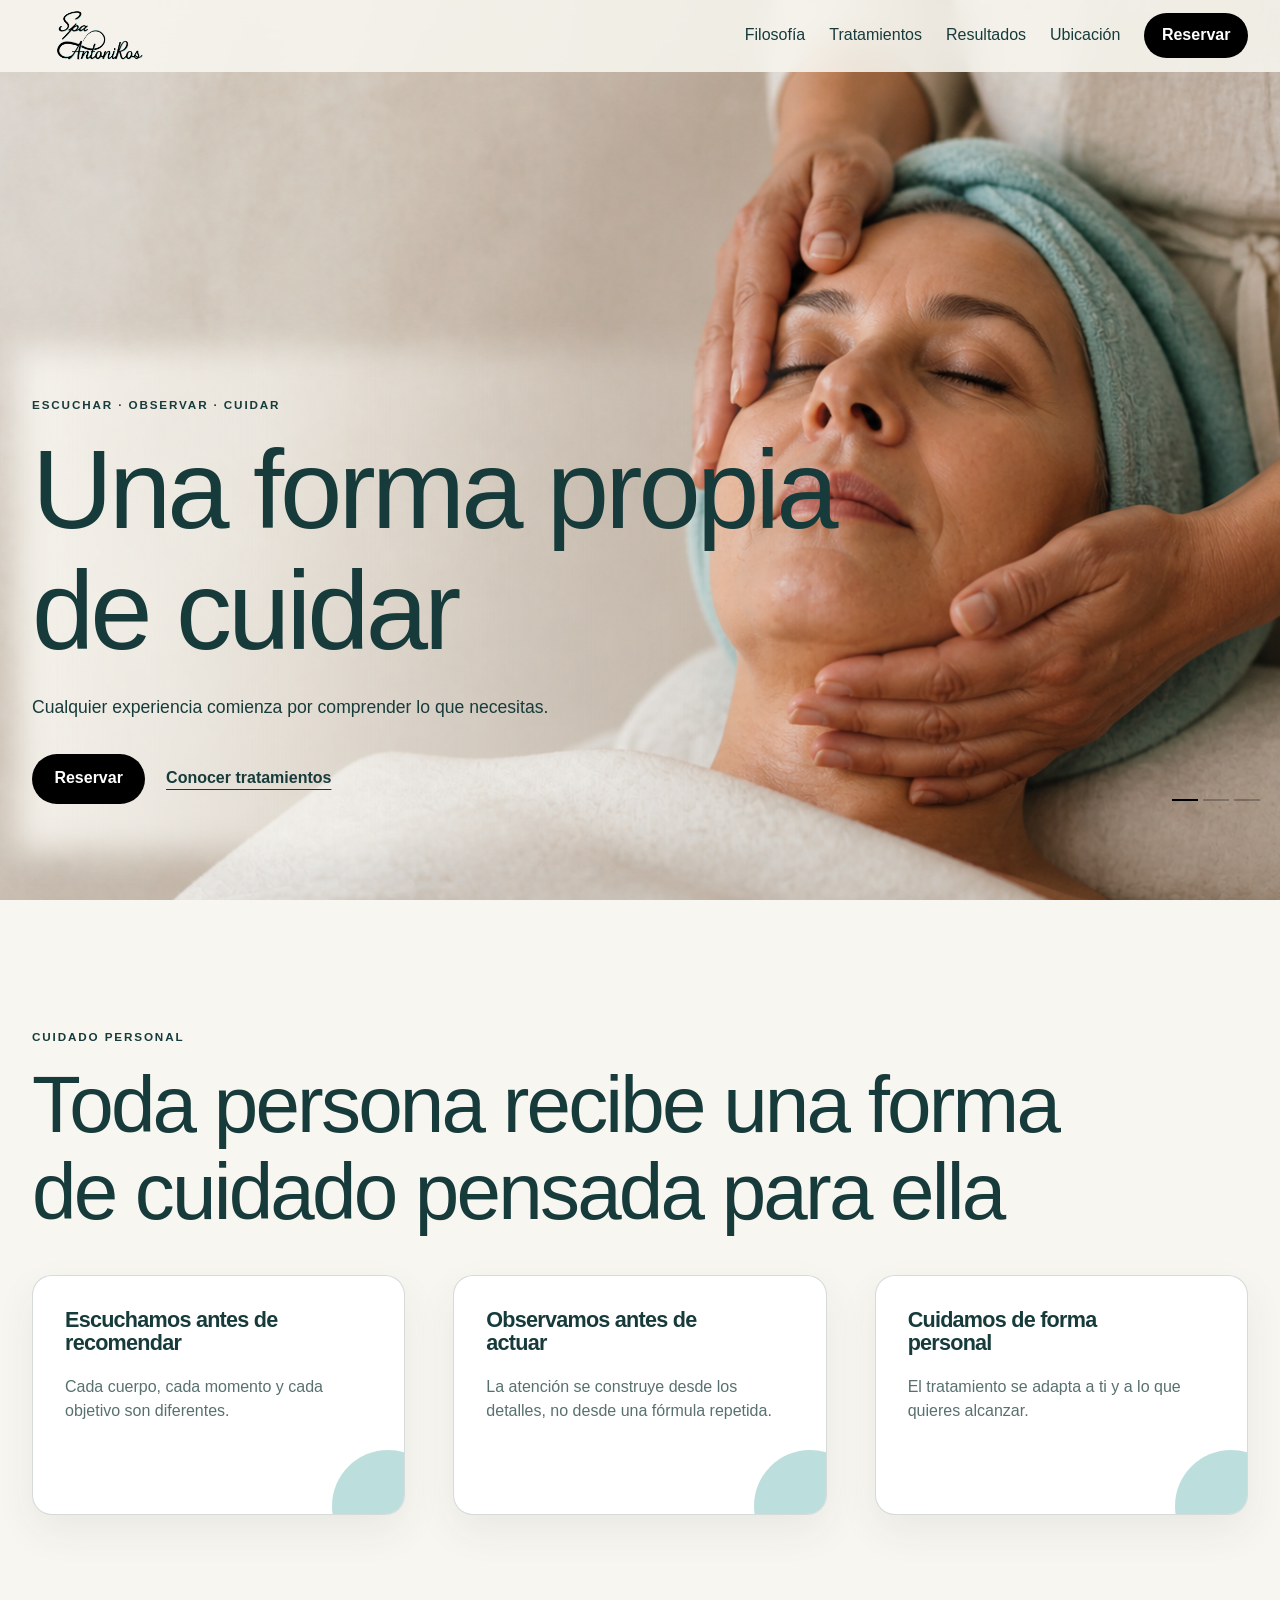
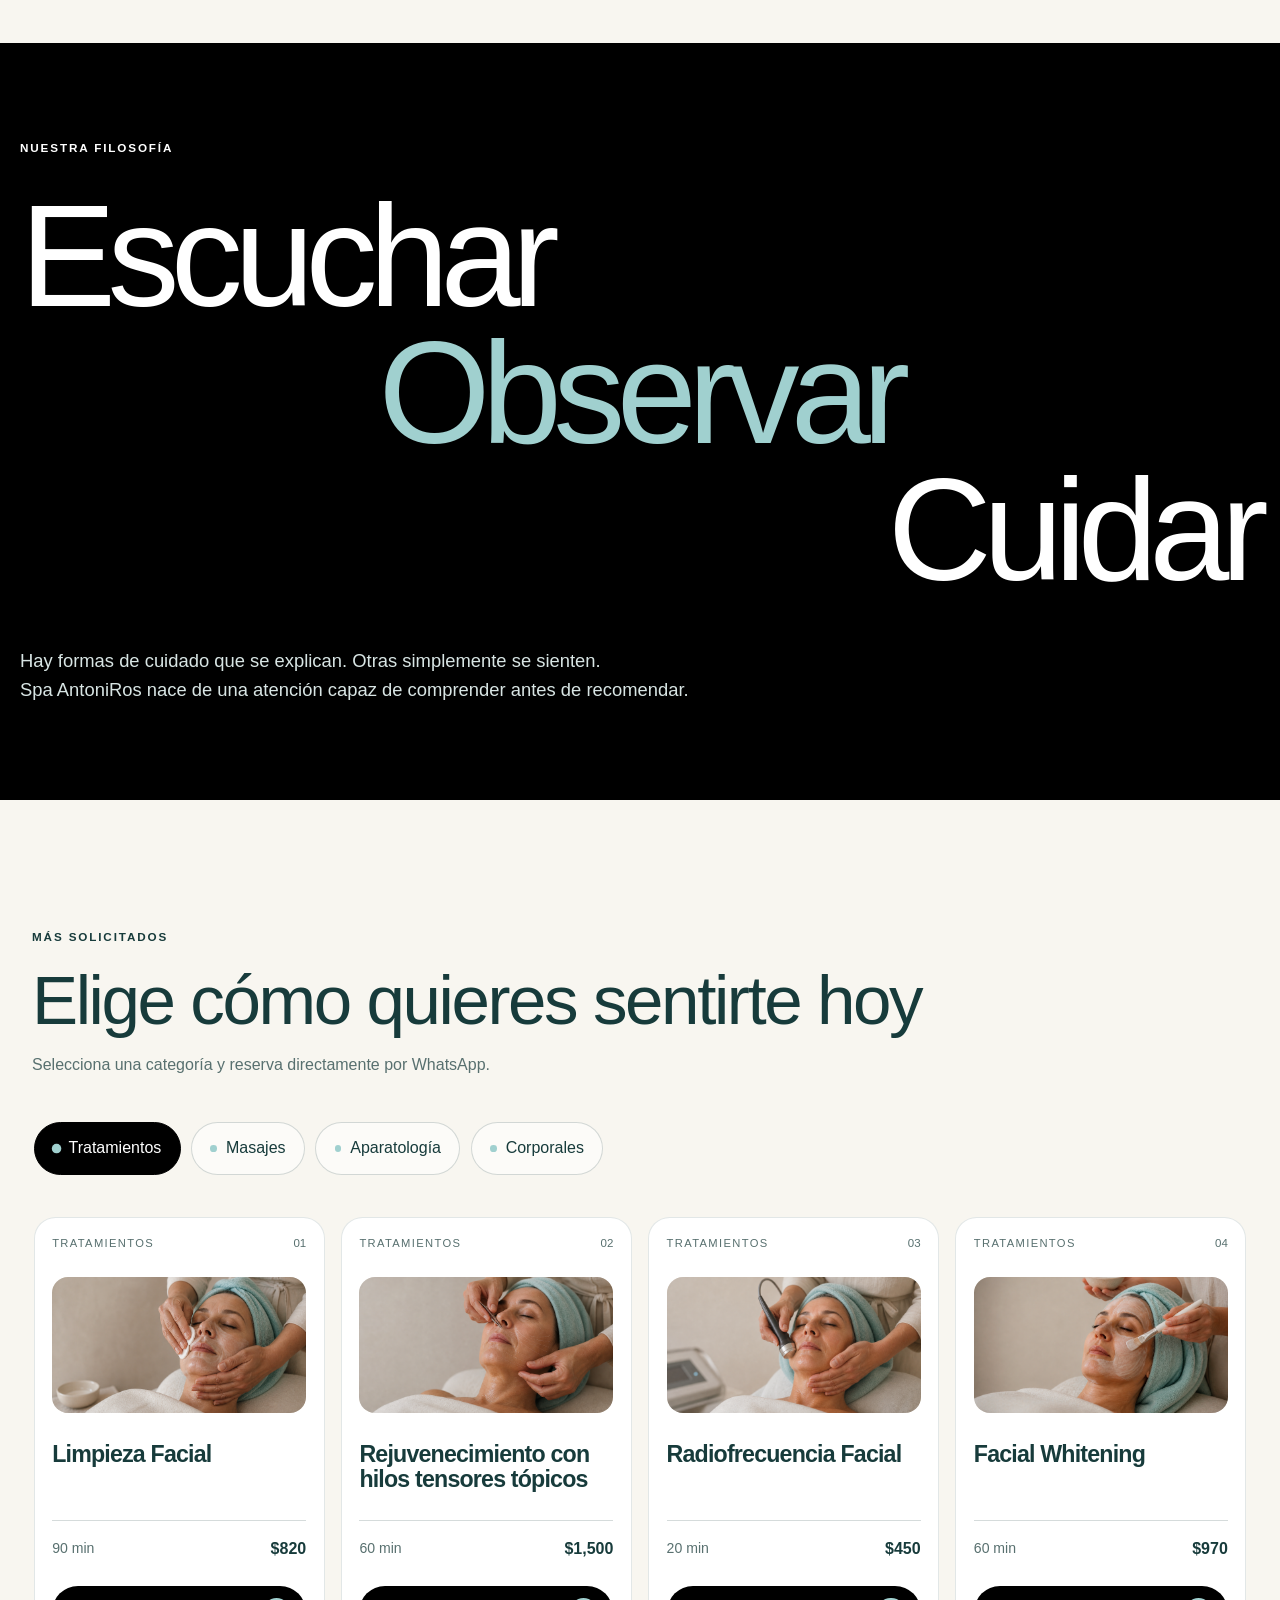
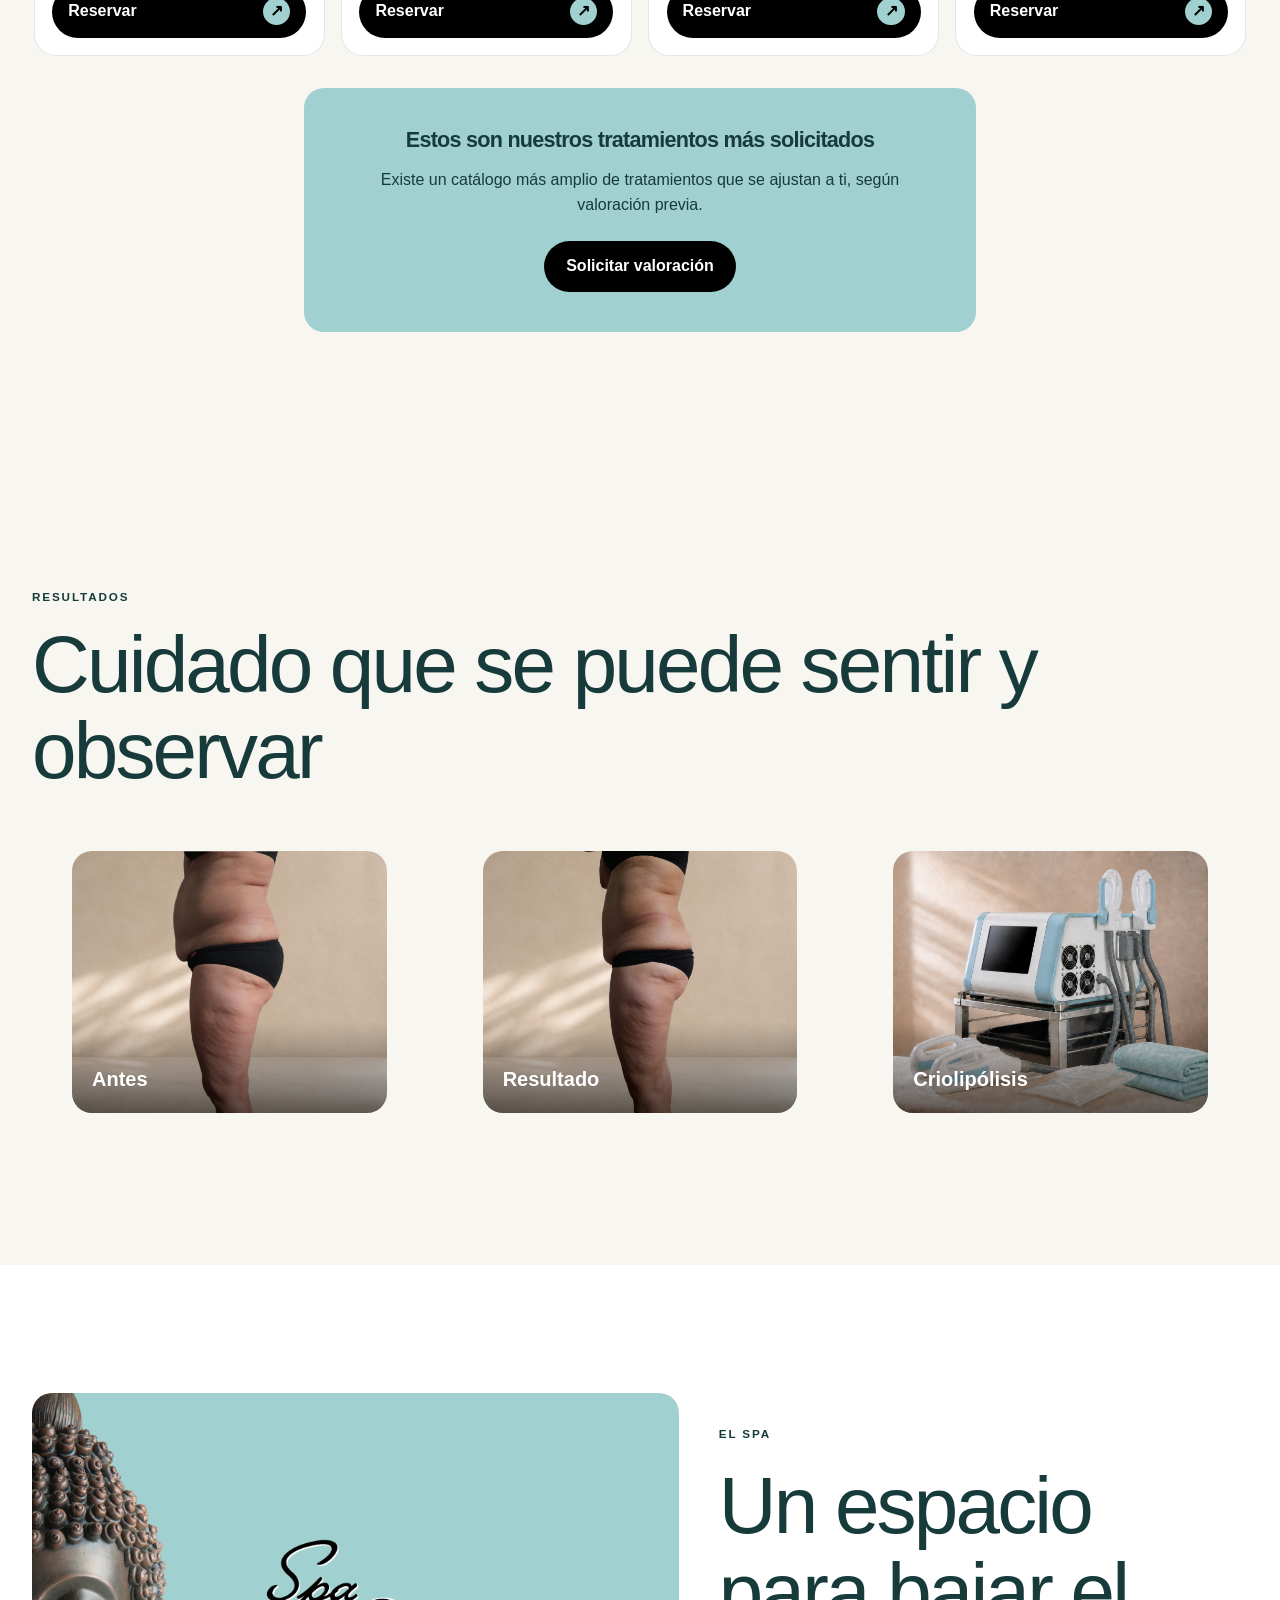
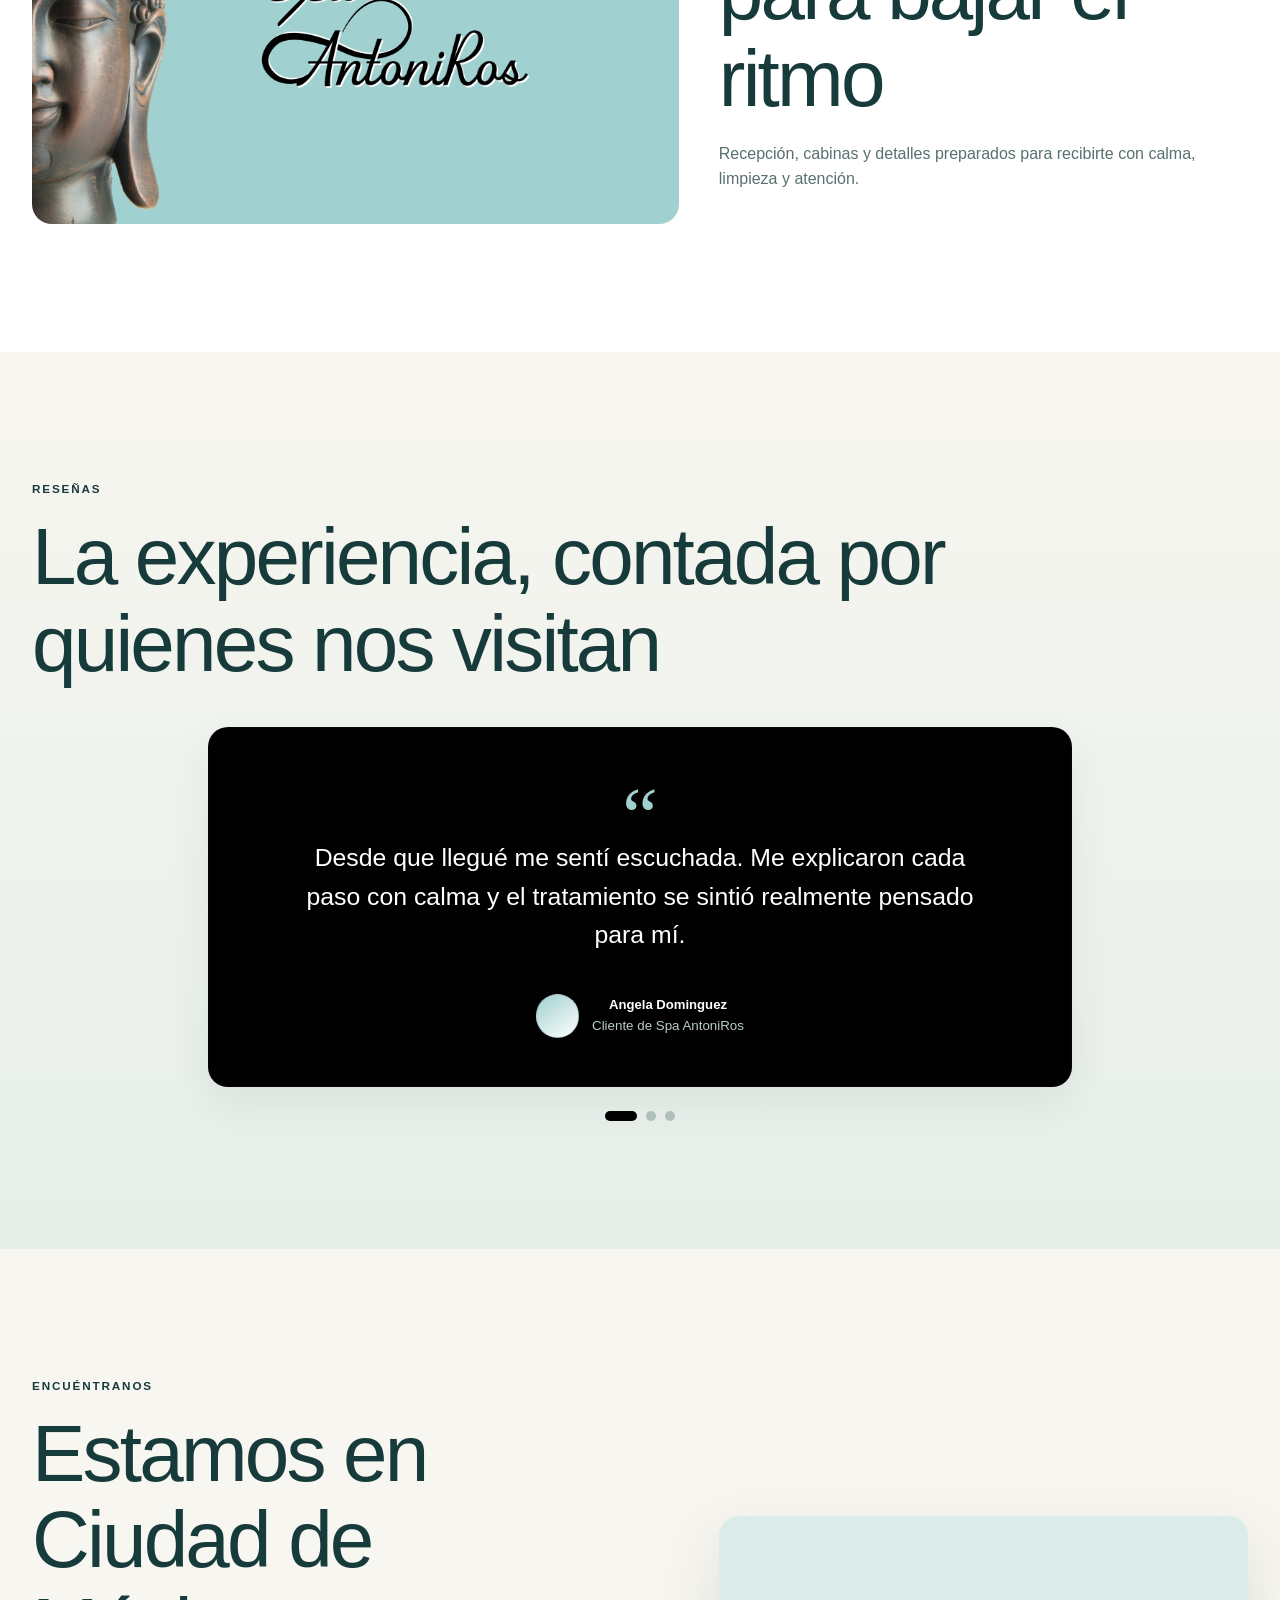
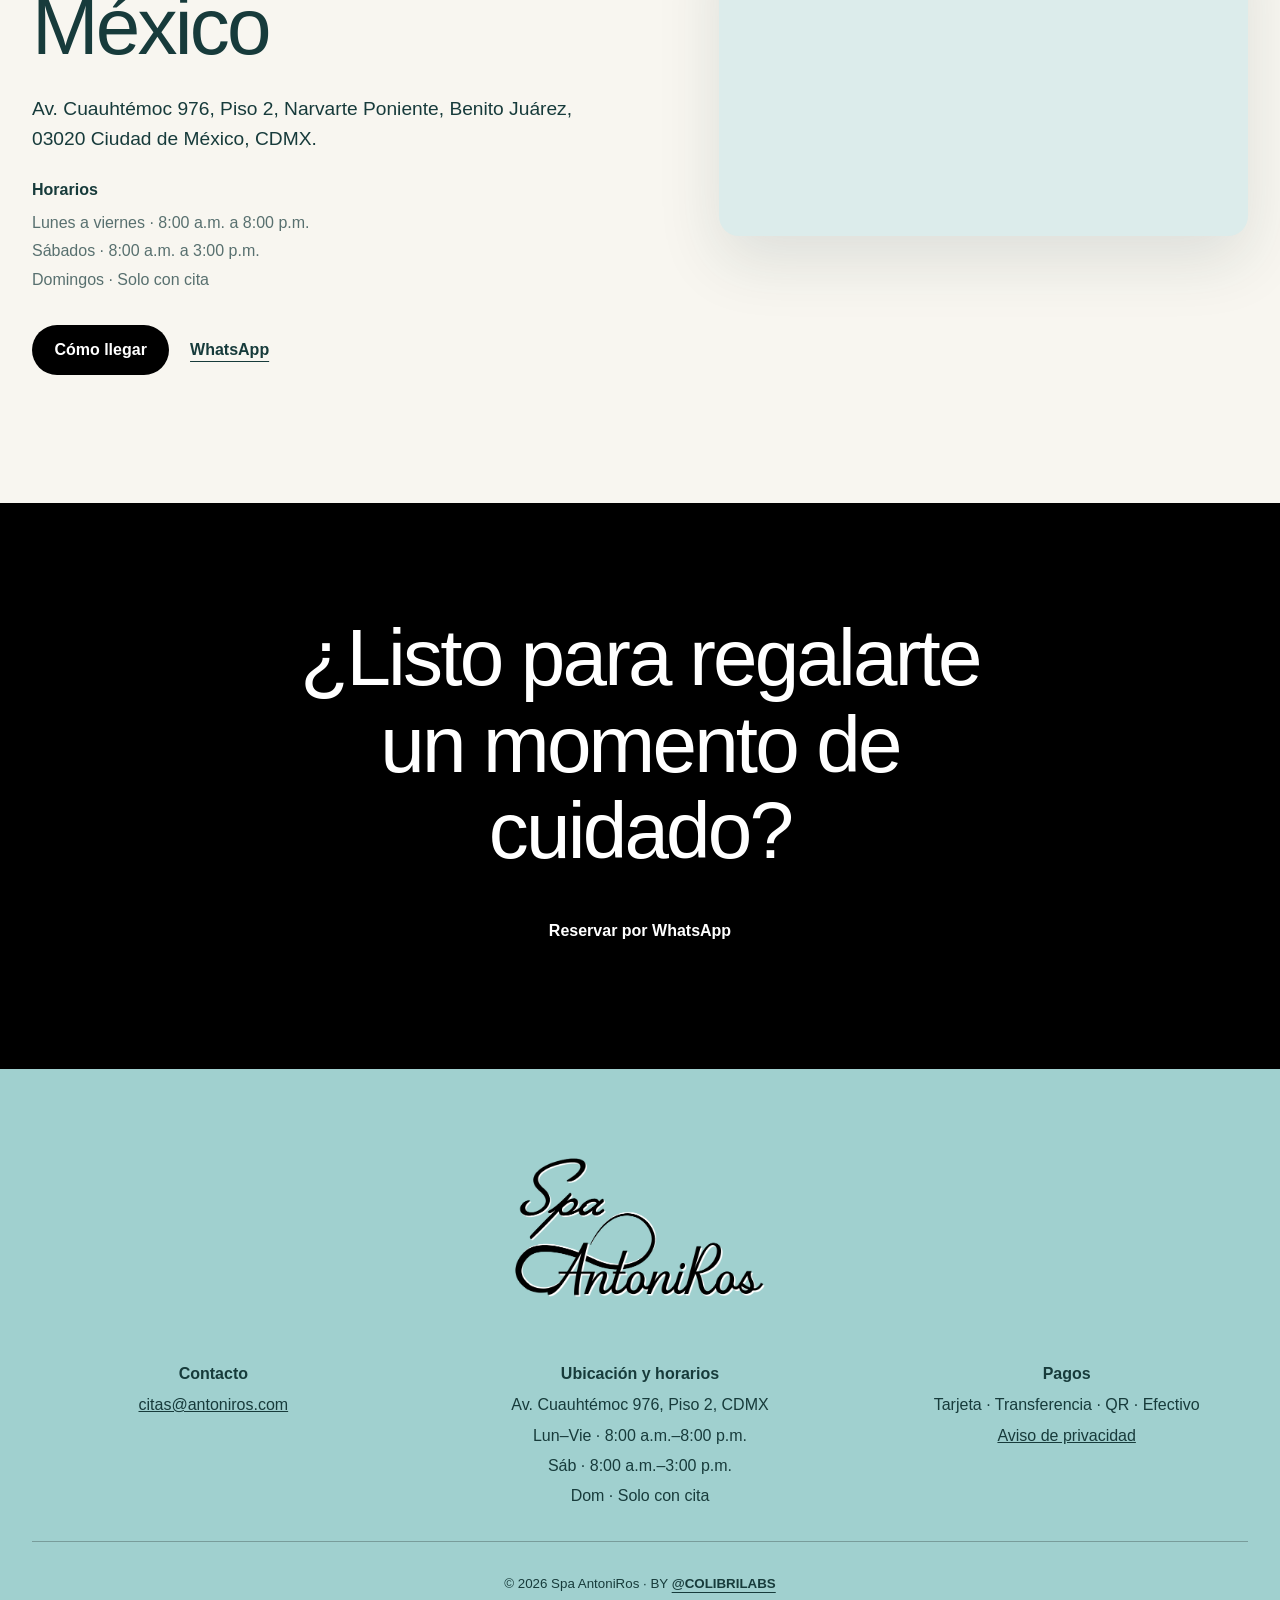
<file: docs/index.html>
<!doctype html>
<html lang="es-MX">
<head>
  <meta charset="utf-8">
  <meta name="viewport" content="width=device-width,initial-scale=1,viewport-fit=cover">
  <meta name="theme-color" content="#F8F6F0">
  <meta name="description" content="Spa AntoniRos: una forma propia de cuidar. Tratamientos personalizados y reservación directa por WhatsApp en Ciudad de México.">
  <title>Spa AntoniRos | Una forma propia de cuidar</title>
  <link rel="manifest" href="manifest.json">
  <link rel="stylesheet" href="css/variables.css">
  <link rel="stylesheet" href="css/reset.css">
  <link rel="stylesheet" href="css/typography.css">
  <link rel="stylesheet" href="css/layout.css">
  <link rel="stylesheet" href="css/components.css">
  <link rel="stylesheet" href="css/animations.css">
  <link rel="stylesheet" href="css/responsive.css">
</head>
<body>
  <a class="skip-link" href="#main">Saltar al contenido</a>

  <div class="intro" id="intro" aria-hidden="true">
    <img class="intro__logo" src="assets/branding/logo-header-transparent.png" alt="">
  </div>

  <header class="site-header" data-header>
    <a class="brand" href="#inicio" aria-label="Spa AntoniRos, inicio">
      <img src="assets/branding/logo-header-transparent.png" alt="Spa AntoniRos">
    </a>
    <button class="menu-toggle" type="button" aria-expanded="false" aria-controls="site-nav"><span></span><span></span><span></span><span class="sr-only">Abrir menú</span></button>
    <nav class="site-nav" id="site-nav" aria-label="Navegación principal">
      <a href="#filosofia">Filosofía</a><a href="#tratamientos">Tratamientos</a><a href="#resultados">Resultados</a><a href="#ubicacion">Ubicación</a>
      <a class="button button--small" data-whatsapp data-message="Hola, quiero reservar una cita en Spa AntoniRos." href="#">Reservar</a>
    </nav>
  </header>

  <main id="main">
    <section class="hero" id="inicio" aria-label="Bienvenida">
      <div class="hero__slides" aria-hidden="true">
        <div class="hero__slide is-active hero__slide--one"></div>
        <div class="hero__slide hero__slide--two"></div>
        <div class="hero__slide hero__slide--three"></div>
      </div>
      <div class="hero__content reveal">
        <p class="eyebrow">Escuchar · Observar · Cuidar</p>
        <h1>Una forma propia<br>de cuidar</h1>
        <p>Cualquier experiencia comienza por comprender lo que necesitas.</p>
        <div class="actions"><a class="button" data-whatsapp data-message="Hola, quiero reservar una cita en Spa AntoniRos." href="#">Reservar</a><a class="text-link" href="#tratamientos">Conocer tratamientos</a></div>
      </div>
      <div class="hero__status" aria-hidden="true"><span class="is-active"></span><span></span><span></span></div>
    </section>

    <section class="section value" aria-labelledby="value-title">
      <div class="section__intro reveal"><p class="eyebrow">Cuidado personal</p><h2 id="value-title">Toda persona recibe una forma de cuidado pensada para ella</h2></div>
      <div class="value__grid" data-value-carousel>
        <article class="value-card reveal"><h3>Escuchamos antes de recomendar</h3><p>Cada cuerpo, cada momento y cada objetivo son diferentes.</p></article>
        <article class="value-card reveal"><h3>Observamos antes de actuar</h3><p>La atención se construye desde los detalles, no desde una fórmula repetida.</p></article>
        <article class="value-card reveal"><h3>Cuidamos de forma personal</h3><p>El tratamiento se adapta a ti y a lo que quieres alcanzar.</p></article>
      </div>
    </section>

    <section class="philosophy" id="filosofia" aria-labelledby="philosophy-title">
      <p class="eyebrow">Nuestra filosofía</p><h2 id="philosophy-title" class="sr-only">Escuchar, observar y cuidar</h2>
      <div class="philosophy__words"><span class="reveal">Escuchar</span><span class="reveal">Observar</span><span class="reveal">Cuidar</span></div>
      <p class="philosophy__copy reveal"><span>Hay formas de cuidado que se explican. Otras simplemente se sienten.</span> <span>Spa AntoniRos nace de una atención capaz de comprender antes de recomendar.</span></p>
    </section>

    <section class="section services" id="tratamientos" aria-labelledby="services-title">
      <div class="section__intro reveal"><p class="eyebrow">Más solicitados</p><h2 id="services-title">Elige cómo quieres sentirte hoy</h2><p>Selecciona una categoría y reserva directamente por WhatsApp.</p></div>
      <div class="tabs" role="tablist" aria-label="Categorías de servicios">
        <button role="tab" aria-selected="true" data-category="faciales">Tratamientos</button><button role="tab" aria-selected="false" data-category="masajes">Masajes</button><button role="tab" aria-selected="false" data-category="aparatologia">Aparatología</button><button role="tab" aria-selected="false" data-category="corporales">Corporales</button>
      </div>
      <div class="service-list" id="service-list" aria-live="polite"></div>
      <div class="catalog-note reveal"><h3>Estos son nuestros tratamientos más solicitados</h3><p>Existe un catálogo más amplio de tratamientos que se ajustan a ti, según valoración previa.</p><a class="button button--dark" data-whatsapp data-message="Hola, quiero solicitar una valoración en Spa AntoniRos." href="#">Solicitar valoración</a></div>
    </section>

    <section class="section results" id="resultados" aria-labelledby="results-title">
      <div class="section__intro reveal"><p class="eyebrow">Resultados</p><h2 id="results-title">Cuidado que se puede sentir y observar</h2></div>
      <div class="media-scroll results__gallery">
        <figure class="result-card">
          <picture><source media="(max-width: 47.999rem)" srcset="assets/results/antes-mobile.png"><img src="assets/results/antes-desktop.png" alt="Vista lateral antes del tratamiento corporal" loading="lazy"></picture>
          <figcaption>Antes</figcaption>
        </figure>
        <figure class="result-card">
          <picture><source media="(max-width: 47.999rem)" srcset="assets/results/resultado-mobile.png"><img src="assets/results/resultado-desktop.png" alt="Vista lateral después del tratamiento corporal" loading="lazy"></picture>
          <figcaption>Resultado</figcaption>
        </figure>
        <figure class="result-card">
          <a class="result-card__link" href="#criolipolisis" data-service-target="criolipolisis" data-service-category="aparatologia" aria-label="Ver tratamiento de Criolipólisis">
            <picture><source media="(max-width: 47.999rem)" srcset="assets/results/experiencia-mobile.png"><img src="assets/results/experiencia-desktop.png" alt="Equipo utilizado durante la experiencia corporal" loading="lazy"></picture>
            <figcaption>Criolipólisis</figcaption>
          </a>
        </figure>
      </div>
    </section>

    <section class="section experience" id="instalaciones" aria-labelledby="experience-title">
      <picture class="experience__visual">
        <source media="(max-width: 47.999rem)" srcset="assets/experience/experiencia-provisional-mobile.png">
        <img src="assets/experience/experiencia-provisional-desktop.png" alt="Ambiente de Spa AntoniRos" loading="lazy">
      </picture>
      <div class="experience__copy reveal"><p class="eyebrow">El SPA</p><h2 id="experience-title">Un espacio para bajar el ritmo</h2><p>Recepción, cabinas y detalles preparados para recibirte con calma, limpieza y atención.</p></div>
    </section>

    <section class="section testimonials" aria-labelledby="testimonials-title">
      <div class="section__intro reveal"><p class="eyebrow">Reseñas</p><h2 id="testimonials-title">La experiencia, contada por quienes nos visitan</h2></div>
      <div class="testimonial-carousel" data-testimonial-carousel>
        <div class="testimonial-grid" aria-live="polite">
          <article class="testimonial-card testimonial-card--featured is-active"><span class="testimonial-card__quote" aria-hidden="true">“</span><p>Desde que llegué me sentí escuchada. Me explicaron cada paso con calma y el tratamiento se sintió realmente pensado para mí.</p><footer><span class="testimonial-card__avatar" aria-hidden="true"></span><div><strong>Angela Dominguez</strong><small>Cliente de Spa AntoniRos</small></div></footer></article>
          <article class="testimonial-card" aria-hidden="true"><span class="testimonial-card__quote" aria-hidden="true">“</span><p>Me gustó mucho que primero preguntaran qué necesitaba y cómo me sentía. La atención fue cercana, profesional y sin prisas.</p><footer><span class="testimonial-card__avatar" aria-hidden="true"></span><div><strong>Davne Lopez Flores</strong><small>Cliente de Spa AntoniRos</small></div></footer></article>
          <article class="testimonial-card" aria-hidden="true"><span class="testimonial-card__quote" aria-hidden="true">“</span><p>El espacio transmite tranquilidad desde que entras. Salí muy satisfecho con la atención y con ganas de volver para continuar mi cuidado.</p><footer><span class="testimonial-card__avatar" aria-hidden="true"></span><div><strong>Edgar Ramirez</strong><small>Cliente de Spa AntoniRos</small></div></footer></article>
        </div>
        <div class="testimonial-dots" aria-label="Seleccionar testimonio"><button class="is-active" type="button" aria-label="Testimonio de Angela Dominguez"></button><button type="button" aria-label="Testimonio de Davne Lopez Flores"></button><button type="button" aria-label="Testimonio de Edgar Ramirez"></button></div>
      </div>
    </section>

    <section class="section location" id="ubicacion" aria-labelledby="location-title">
      <div class="location__content reveal"><p class="eyebrow">Encuéntranos</p><h2 id="location-title"><span>Estamos en</span> <span>Ciudad de México</span></h2><address>Av. Cuauhtémoc 976, Piso 2, Narvarte Poniente, Benito Juárez, 03020 Ciudad de México, CDMX.</address><div class="hours"><strong>Horarios</strong><span>Lunes a viernes · 8:00 a.m. a 8:00 p.m.</span><span>Sábados · 8:00 a.m. a 3:00 p.m.</span><span>Domingos · Solo con cita</span></div><div class="actions"><a class="button button--dark" href="https://maps.app.goo.gl/gYnQPTbPD8NWdQDX9" target="_blank" rel="noopener">Cómo llegar</a><a class="text-link" data-whatsapp data-message="Hola, quiero información para visitar Spa AntoniRos." href="#">WhatsApp</a></div></div>
      <div class="map-embed"><iframe title="Mapa de Spa AntoniRos en Avenida Cuauhtémoc 976" src="https://www.google.com/maps?q=Av.%20Cuauht%C3%A9moc%20976%2C%20Narvarte%20Poniente%2C%20Benito%20Ju%C3%A1rez%2C%2003020%20Ciudad%20de%20M%C3%A9xico%2C%20CDMX&z=17&output=embed" loading="lazy" referrerpolicy="no-referrer-when-downgrade" allowfullscreen></iframe></div>
    </section>

    <section class="final-cta"><h2>¿Listo para regalarte un momento de cuidado?</h2><a class="button" data-whatsapp data-message="Hola, quiero reservar una cita en Spa AntoniRos." href="#">Reservar por WhatsApp</a></section>
  </main>

  <footer class="footer"><a class="footer__brand" href="#inicio" aria-label="Volver al inicio"><img class="footer__logo" src="assets/branding/logo-footer-white-transparent.png" alt="Spa AntoniRos"></a><div><strong>Contacto</strong><a href="mailto:citas@antoniros.com">citas@antoniros.com</a></div><div><strong>Ubicación y horarios</strong><span>Av. Cuauhtémoc 976, Piso 2, CDMX</span><span>Lun–Vie · 8:00 a.m.–8:00 p.m.</span><span>Sáb · 8:00 a.m.–3:00 p.m.</span><span>Dom · Solo con cita</span></div><div><strong>Pagos</strong><span>Tarjeta · Transferencia · QR · Efectivo</span><a href="assets/legal/aviso-de-privacidad-spa-antoniros.pdf" target="_blank" rel="noopener">Aviso de privacidad</a></div><small>© <span id="year"></span> Spa AntoniRos · BY <a class="colibrilabs-link" href="https://colibrilabs-hq.github.io/colibrilabs/" target="_blank" rel="noopener" aria-label="Visitar el sitio web de ColibriLabs">@COLIBRILABS</a></small></footer>
  <script src="js/app.js" defer></script><script src="js/menu.js" defer></script><script src="js/scroll.js" defer></script><script src="js/slider.js" defer></script><script src="js/animations.js" defer></script>
</body>
</html>
</file>
<file: docs/css/variables.css>
:root{--color-bg:#F8F6F0;--color-black:#000;--color-aqua:#A0D0CF;--color-white:#fff;--color-text:#173B3B;--color-muted:#58706F;--color-border:rgba(23,59,59,.18);--color-surface:#fff;--color-accent:#A0D0CF;--color-hover:#8BC0BF;--font-ui:"Avenir Next",Avenir,"Helvetica Neue",Arial,sans-serif;--max-width:76rem;--radius:1.25rem;--shadow:0 1.5rem 4rem rgba(23,59,59,.12);--ease:cubic-bezier(.22,1,.36,1);--header-height:4.5rem}
</file>
<file: docs/css/typography.css>
body{font-family:var(--font-ui);font-size:1rem;line-height:1.55;color:var(--color-text);background:var(--color-bg);-webkit-font-smoothing:antialiased}h1,h2,h3{line-height:1.08;letter-spacing:-.035em}h1{font-size:clamp(3.2rem,14vw,7rem);font-weight:500}h2{font-size:clamp(2.3rem,9vw,5rem);font-weight:500}h3{font-size:1.35rem}.eyebrow{text-transform:uppercase;letter-spacing:.16em;font-size:.73rem;font-weight:700}.text-link{font-weight:700;text-underline-offset:.35rem}.pending{color:var(--color-muted);font-size:.9rem}.sr-only{position:absolute;width:1px;height:1px;padding:0;margin:-1px;overflow:hidden;clip:rect(0,0,0,0);white-space:nowrap;border:0}
</file>
<file: docs/css/layout.css>
body{overflow-x:hidden;padding-bottom:calc(4.5rem + env(safe-area-inset-bottom))}.section{padding:5.5rem 1.25rem}.section__intro{max-width:46rem;margin-bottom:2.5rem}.section__intro .eyebrow{margin-bottom:1rem}.section__intro>p:last-child{margin-top:1rem;color:var(--color-muted);max-width:36rem}.site-header{position:fixed;z-index:30;top:0;left:0;right:0;height:var(--header-height);display:flex;align-items:center;justify-content:space-between;padding:.55rem 1rem;background:rgba(248,246,240,.88);backdrop-filter:blur(16px);border-bottom:1px solid transparent;transition:.3s}.site-header.is-scrolled{border-color:var(--color-border)}.brand img{width:8.5rem;height:3.4rem;object-fit:contain}.hero{position:relative;min-height:100svh;display:flex;align-items:flex-end;padding:8rem 1.25rem 7rem;overflow:hidden}.hero__slides,.hero__slide{position:absolute;inset:0}.hero__slide{opacity:0;transition:opacity 1.5s ease,transform 8s linear;transform:scale(1);background:linear-gradient(155deg,var(--color-bg) 18%,var(--color-aqua) 100%)}.hero__slide--two{background:linear-gradient(150deg,var(--color-aqua),#dbe9e5 54%,var(--color-bg))}.hero__slide--three{background:radial-gradient(circle at 75% 22%,var(--color-white),transparent 34%),linear-gradient(145deg,#d8eeee,var(--color-bg))}.hero__slide.is-active{opacity:1;transform:scale(1.035)}.hero__content{position:relative;z-index:2;max-width:42rem}.hero__content:before{content:"";position:absolute;inset:-3rem -1rem;background:linear-gradient(90deg,rgba(248,246,240,.88),transparent);z-index:-1;filter:blur(1rem)}.hero__content .eyebrow{margin-bottom:1rem}.hero__content>p:not(.eyebrow){max-width:28rem;margin-top:1.4rem;font-size:1.1rem}.actions{display:flex;align-items:center;gap:1.3rem;flex-wrap:wrap;margin-top:2rem}.hero__status{position:absolute;z-index:3;right:1.25rem;bottom:6.2rem;display:flex;gap:.35rem}.hero__status span{width:1.6rem;height:2px;background:rgba(0,0,0,.25)}.hero__status .is-active{background:var(--color-black)}.value__grid{display:grid;gap:1px;background:var(--color-border)}.value article{background:var(--color-bg);padding:2rem 0}.value article span{display:block;color:var(--color-muted);font-size:.8rem;margin-bottom:2rem}.value article p{margin-top:.9rem;color:var(--color-muted)}.philosophy{padding:6rem 1.25rem;background:var(--color-black);color:var(--color-white)}.philosophy__words{display:grid;margin:2rem 0}.philosophy__words span{font-size:clamp(3.3rem,16vw,9rem);line-height:.95;letter-spacing:-.06em}.philosophy__words span:nth-child(2){color:var(--color-aqua);text-align:center}.philosophy__words span:nth-child(3){text-align:right}.philosophy__copy{max-width:38rem;margin-top:3rem;font-size:1.15rem;color:#d8e5e4}.service-list{display:grid;gap:1rem;margin-top:1.5rem}.catalog-note{margin-top:3rem;padding:2rem;border-radius:var(--radius);background:var(--color-aqua)}.catalog-note p{margin:1rem 0 1.5rem}.media-scroll{display:grid;grid-auto-flow:column;grid-auto-columns:82%;gap:1rem;overflow:auto;scroll-snap-type:x mandatory;padding-bottom:.5rem}.placeholder{min-height:20rem;display:flex;flex-direction:column;justify-content:flex-end;padding:1.25rem;background:linear-gradient(145deg,#d9ece8,var(--color-aqua));border:1px dashed rgba(23,59,59,.3);border-radius:var(--radius);scroll-snap-align:start}.placeholder span{font-size:1.4rem;font-weight:600}.placeholder small{color:var(--color-muted)}.experience{display:grid;gap:2.5rem;background:var(--color-white)}.experience__visual{min-height:28rem}.experience__copy p:last-child{margin-top:1.25rem;color:var(--color-muted)}.testimonials{background:var(--color-bg)}.testimonial-placeholder{padding:3rem 1.5rem;border-top:1px solid var(--color-border);border-bottom:1px solid var(--color-border);text-align:center}.testimonial-placeholder small{display:block;margin-top:.7rem;color:var(--color-muted)}.valuation{padding:5rem 1.25rem;background:var(--color-aqua)}.valuation h2{margin:1rem 0;max-width:48rem}.valuation>p:not(.eyebrow){max-width:38rem}.location{display:grid;gap:2.5rem}.location address{margin:1.5rem 0;font-size:1.2rem;max-width:34rem}.map-placeholder{min-height:20rem;display:grid;place-content:center;text-align:center;border-radius:var(--radius);background:repeating-linear-gradient(45deg,#dceceb,#dceceb 10px,#d3e5e3 10px,#d3e5e3 20px)}.map-placeholder span{font-size:2rem}.map-placeholder small{color:var(--color-muted)}.final-cta{padding:5rem 1.25rem 7rem;text-align:center;background:var(--color-black);color:var(--color-white)}.final-cta img{width:min(32rem,90%);margin:auto}.final-cta h2{max-width:44rem;margin:2rem auto}.footer{display:grid;gap:2rem;padding:4rem 1.25rem 7rem;background:var(--color-aqua)}.footer img{width:13rem}.footer div{display:flex;flex-direction:column;gap:.35rem}.footer small{padding-top:2rem;border-top:1px solid rgba(0,0,0,.25)}

/* Editorial services and testimonials */
.service-list{grid-auto-flow:column;grid-auto-columns:min(82vw,20rem);overflow-x:auto;padding:.25rem .1rem 1.5rem;scroll-snap-type:x mandatory;scrollbar-width:none}.service-list::-webkit-scrollbar{display:none}.service-card{scroll-snap-align:start}.catalog-note{margin-top:2rem}.testimonials{background:linear-gradient(180deg,var(--color-bg),rgba(160,208,207,.2))}.testimonial-grid{display:grid;gap:1rem}.testimonial-card{position:relative;display:flex;flex-direction:column;min-height:16rem;padding:1.5rem;border-radius:1.25rem;background:rgba(255,255,255,.76);border:1px solid rgba(23,59,59,.13);box-shadow:0 1rem 2.8rem rgba(23,59,59,.07)}.testimonial-card--featured{background:var(--color-black);color:var(--color-white)}.testimonial-card__quote{height:3.3rem;font-family:Georgia,serif;font-size:5rem;line-height:1;color:var(--color-aqua)}.testimonial-card>p{max-width:28rem;margin:.65rem 0 2.5rem;font-size:1.15rem}.testimonial-card footer{display:flex;align-items:center;gap:.8rem;margin-top:auto}.testimonial-card__avatar{width:2.7rem;height:2.7rem;flex:0 0 auto;border-radius:50%;background:linear-gradient(145deg,var(--color-aqua),var(--color-white));border:1px solid rgba(23,59,59,.15)}.testimonial-card footer div{display:flex;flex-direction:column}.testimonial-card footer strong{font-size:.82rem}.testimonial-card footer small{color:var(--color-muted)}.testimonial-card--featured footer small{color:#b9cccc}

body{padding-bottom:0}.valuation .button{margin-top:2.25rem}.hours{display:flex;flex-direction:column;gap:.25rem;margin-top:1.5rem}.hours strong{margin-bottom:.25rem}.hours span{color:var(--color-muted)}.footer>small{text-align:center}.colibrilabs-link{font-weight:700;text-underline-offset:.25rem}.footer__brand{display:block;justify-self:center;width:min(16.8rem,50.4%);margin:0 auto 1.5rem}.footer .footer__logo{display:block;width:100%;margin:0}.map-embed{min-height:20rem;overflow:hidden;border-radius:var(--radius);background:#dceceb;box-shadow:var(--shadow)}.map-embed iframe{display:block;width:100%;height:100%;min-height:20rem;border:0}.location__content>.eyebrow{margin-bottom:1rem}

/* Personal care cards */
.value__grid{gap:1rem;background:transparent}.value .value-card{position:relative;min-height:15rem;padding:2rem;border:1px solid var(--color-border);border-radius:var(--radius);background:var(--color-white);box-shadow:0 1rem 2.5rem rgba(23,59,59,.07);overflow:hidden}.value .value-card::after{content:"";position:absolute;width:7rem;height:7rem;right:-2.5rem;bottom:-3rem;border-radius:50%;background:var(--color-aqua);opacity:.7}.value .value-card h3{position:relative;z-index:1;max-width:15rem}.value .value-card p{position:relative;z-index:1;margin-top:1.25rem;max-width:22rem}

/* Automatic testimonials carousel */
.testimonial-carousel{max-width:54rem;margin-inline:auto}.testimonial-grid{display:grid}.testimonial-card{grid-area:1/1;min-height:19rem;opacity:0;visibility:hidden;transform:translateX(2rem);pointer-events:none;transition:opacity .55s var(--ease),transform .55s var(--ease),visibility .55s}.testimonial-card.is-active{opacity:1;visibility:visible;transform:none;pointer-events:auto}.testimonial-card>p{font-size:clamp(1.15rem,2.2vw,1.55rem)}.testimonial-dots{display:flex;justify-content:center;gap:.55rem;margin-top:1.5rem}.testimonial-dots button{width:.65rem;height:.65rem;padding:0;border:0;border-radius:50%;background:rgba(23,59,59,.25);cursor:pointer;transition:width .25s,background .25s}.testimonial-dots button.is-active{width:2rem;border-radius:999px;background:var(--color-black)}
/* Fotografias finales del hero: facial, ambiente y masaje. */
.hero__slide{background-size:cover;background-repeat:no-repeat;background-position:center}
.hero__slide--one{background-image:url("../assets/hero/hero-01-final.png")}
.hero__slide--two{background-image:url("../assets/hero/hero-02-final.png")}
.hero__slide--three{background-image:url("../assets/hero/hero-03-final.png")}

/* Alignment and mobile personal-care carousel */
.catalog-note{text-align:center}
.catalog-note .button{display:flex;width:max-content;margin-right:auto;margin-left:auto}
.experience__copy .eyebrow{margin-bottom:1.25rem}
@media(max-width:47.999rem){
  .value__grid{display:flex;gap:1rem;overflow-x:auto;scroll-snap-type:x mandatory;scrollbar-width:none;background:transparent}
  .value__grid::-webkit-scrollbar{display:none}
  .value .value-card{flex:0 0 calc(100% - .25rem);scroll-snap-align:center;border-color:var(--color-bg);box-shadow:none}
  .location__content h2 span{display:block}
}

.footer{padding-bottom:3rem}

/* Fotografías responsivas de resultados */
.result-card{position:relative;aspect-ratio:9/10;overflow:hidden;border-radius:var(--radius);scroll-snap-align:start;background:var(--color-bg)}
.result-card picture,.result-card img{display:block;width:100%;height:100%}
.result-card img{object-fit:cover}
.result-card::after{content:"";position:absolute;inset:auto 0 0;height:35%;background:linear-gradient(transparent,rgba(0,0,0,.55));pointer-events:none}
.result-card figcaption{position:absolute;z-index:1;left:1.25rem;bottom:1.1rem;color:var(--color-white);font-size:1.25rem;font-weight:600}
.result-card__link{display:block;width:100%;height:100%;color:inherit;text-decoration:none}
.result-card__link:focus-visible{outline:3px solid var(--color-aqua);outline-offset:-6px}

.experience__visual{display:block;min-height:0;aspect-ratio:4/5;overflow:hidden;border-radius:var(--radius);background:var(--color-aqua)}
.experience__visual img{width:100%;height:100%;object-fit:cover}
</file>
<file: docs/css/components.css>
.skip-link{position:fixed;z-index:100;top:.5rem;left:.5rem;padding:.8rem;background:#fff;transform:translateY(-150%)}.skip-link:focus{transform:none}.button{display:inline-flex;min-height:3rem;align-items:center;justify-content:center;padding:.8rem 1.4rem;border-radius:999px;background:var(--color-black);color:var(--color-white);text-decoration:none;font-weight:700;transition:transform .25s,background .25s}.button:hover{background:#244b4a;transform:translateY(-2px)}.button:focus-visible,.text-link:focus-visible,.tabs button:focus-visible,.menu-toggle:focus-visible,.site-nav a:focus-visible{outline:3px solid var(--color-aqua);outline-offset:4px}.button--dark{background:var(--color-black)}.button--small{min-height:2.6rem;padding:.65rem 1.1rem}.menu-toggle{display:grid;gap:4px;background:transparent;padding:.75rem;cursor:pointer}.menu-toggle span:not(.sr-only){display:block;width:1.5rem;height:1.5px;background:var(--color-black)}.site-nav{position:fixed;inset:var(--header-height) 0 auto;display:grid;gap:0;background:var(--color-bg);padding:1.5rem;transform:translateY(-130%);transition:transform .5s var(--ease);box-shadow:var(--shadow)}.site-nav.is-open{transform:none}.site-nav>a:not(.button){padding:1rem 0;border-bottom:1px solid var(--color-border);text-decoration:none}.tabs{display:flex;gap:.5rem;overflow:auto;padding-bottom:.5rem}.tabs button{white-space:nowrap;padding:.7rem 1rem;border-radius:999px;background:transparent;border:1px solid var(--color-border);cursor:pointer}.tabs button[aria-selected="true"]{background:var(--color-black);color:var(--color-white)}.service-card{display:grid;grid-template-columns:1fr auto;gap:.5rem 1rem;padding:1.25rem;border-radius:1rem;background:var(--color-white);border:1px solid var(--color-border)}.service-card__category{font-size:.7rem;text-transform:uppercase;letter-spacing:.12em;color:var(--color-muted)}.service-card h3{grid-column:1/-1}.service-card__meta{display:flex;gap:.8rem;color:var(--color-muted)}.service-card .button{grid-column:2;grid-row:3/5;align-self:end}.service-card--pending{opacity:.7}.mobile-cta{position:fixed;z-index:40;left:.75rem;right:.75rem;bottom:calc(.65rem + env(safe-area-inset-bottom))}.mobile-cta a{display:flex;align-items:center;justify-content:space-between;min-height:3.7rem;padding:.7rem 1.2rem;border-radius:999px;background:var(--color-black);color:var(--color-white);text-decoration:none;box-shadow:var(--shadow)}

/* Service cards redesign */
.tabs{gap:.65rem;padding:.25rem .1rem .85rem;scrollbar-width:none}.tabs::-webkit-scrollbar{display:none}.tabs button{position:relative;padding:.82rem 1.15rem;background:rgba(255,255,255,.5);transition:color .25s,background .25s,border-color .25s,transform .25s var(--ease),box-shadow .25s}.tabs button::before{content:"";display:inline-block;width:.42rem;height:.42rem;margin-right:.55rem;border-radius:50%;background:var(--color-aqua);vertical-align:.08rem;transition:background .25s,transform .25s}.tabs button:hover{border-color:var(--color-aqua);background:var(--color-white);transform:translateY(-2px);box-shadow:0 .65rem 1.4rem rgba(23,59,59,.08)}.tabs button[aria-selected="true"]{border-color:var(--color-black);box-shadow:0 .8rem 1.8rem rgba(0,0,0,.18)}.tabs button[aria-selected="true"]::before{transform:scale(1.35)}.service-card{position:relative;display:flex;flex-direction:column;min-height:25rem;padding:1.1rem;border-radius:1.35rem;border-color:rgba(23,59,59,.12);overflow:hidden;transition:transform .35s var(--ease),box-shadow .35s,border-color .35s}.service-card:hover{transform:translateY(-6px);border-color:rgba(160,208,207,.8);box-shadow:0 1.5rem 3rem rgba(23,59,59,.13)}.service-card__top{display:flex;align-items:center;justify-content:space-between;gap:1rem}.service-card__number{font-size:.72rem;color:var(--color-muted)}.service-card__art{position:relative;height:8.5rem;margin:1rem 0 1.3rem;border-radius:1rem;background:linear-gradient(145deg,var(--color-bg),#d9ece9);overflow:hidden}.service-card__art::before,.service-card__art::after,.service-card__art span{content:"";position:absolute;border-radius:50%}.service-card__art::before{width:7.5rem;height:7.5rem;right:-1rem;bottom:-2.2rem;background:var(--color-aqua)}.service-card__art::after{width:4.2rem;height:4.2rem;right:3.5rem;bottom:-1.2rem;background:rgba(255,255,255,.78)}.service-card__art span{width:2.2rem;height:2.2rem;right:1.1rem;top:1rem;border:1px solid rgba(23,59,59,.22)}.service-card h3{font-size:1.45rem;max-width:18rem;margin-bottom:auto}.service-card__meta{display:flex;align-items:center;justify-content:space-between;margin-top:1.25rem;padding-top:1rem;border-top:1px solid var(--color-border);font-size:.88rem}.service-card__meta strong{color:var(--color-text);font-size:1rem}.service-card__action{display:flex;align-items:center;justify-content:space-between;margin-top:1rem;padding:.78rem 1rem;border-radius:999px;background:var(--color-black);color:var(--color-white);font-weight:700;text-decoration:none;transition:background .25s,transform .25s}.service-card__action span:last-child{display:grid;place-items:center;width:1.7rem;height:1.7rem;border-radius:50%;background:var(--color-aqua);color:var(--color-black);transition:transform .25s}.service-card__action:hover{background:#173b3b;transform:translateY(-1px)}.service-card__action:hover span:last-child{transform:rotate(45deg)}

.service-card__art--photo{background:var(--color-bg)}.service-card__art--photo::before,.service-card__art--photo::after{display:none}.service-card__art--photo img{width:100%;height:100%;object-fit:cover;object-position:62% center;transition:transform .45s var(--ease)}.service-card:hover .service-card__art--photo img{transform:scale(1.035)}

/* Category tabs: clean selected state without focus or tap shadows. */
.tabs button,.tabs button:hover,.tabs button:focus,.tabs button:focus-visible,.tabs button[aria-selected="true"]{box-shadow:none}
.tabs button:focus,.tabs button:focus-visible{outline:none}
.tabs button{-webkit-tap-highlight-color:transparent}
.tabs button{color:var(--color-text)}.tabs button[aria-selected="true"],.tabs button[aria-selected="true"]:hover,.tabs button[aria-selected="true"]:focus{background:var(--color-black);color:var(--color-white)}
</file>
<file: docs/css/animations.css>
.intro{position:fixed;z-index:80;inset:0;display:grid;place-items:center;isolation:isolate}.intro::before{content:"";position:absolute;z-index:0;inset:0;background:var(--color-bg);opacity:1;transition:opacity .85s ease-in}.intro__logo{position:relative;z-index:1;width:min(88vw,42rem);opacity:0;transform:translateY(1rem) scale(.96);transform-origin:center;animation:introLogo 1.35s var(--ease) .25s forwards;will-change:transform,opacity}.intro.is-flying::before{opacity:0}.intro.is-done{visibility:hidden;pointer-events:none}.intro.is-done .intro__logo{opacity:0}.reveal{opacity:0;transform:translateY(1.5rem);transition:opacity .8s var(--ease),transform .8s var(--ease)}.reveal.is-visible{opacity:1;transform:none}@keyframes introLogo{100%{opacity:1;transform:translateY(0) scale(1)}}
</file>
<file: docs/css/responsive.css>
@media(min-width:48rem){body{padding-bottom:0}.section{padding:8rem max(2rem,calc((100vw - var(--max-width))/2))}.site-header{padding-inline:max(2rem,calc((100vw - var(--max-width))/2))}.menu-toggle{display:none}.site-nav{position:static;display:flex;align-items:center;gap:1.5rem;padding:0;background:transparent;transform:none;box-shadow:none}.site-nav>a:not(.button){padding:0;border:0}.hero{padding:10rem max(2rem,calc((100vw - var(--max-width))/2)) 6rem}.value__grid{grid-template-columns:repeat(3,1fr);background:transparent;gap:3rem}.value article{border-top:1px solid var(--color-border)}.media-scroll{grid-auto-flow:initial;grid-template-columns:repeat(3,1fr);overflow:visible}.experience,.location{grid-template-columns:1.1fr .9fr;align-items:center}.valuation{padding:7rem max(2rem,calc((100vw - var(--max-width))/2))}.footer{grid-template-columns:1.2fr repeat(3,1fr);padding:5rem max(2rem,calc((100vw - var(--max-width))/2))}.footer small{grid-column:1/-1}.mobile-cta{display:none}.service-list{grid-auto-flow:initial;grid-template-columns:repeat(2,1fr);grid-auto-columns:auto;overflow:visible;padding-bottom:0}.testimonial-grid{grid-template-columns:repeat(3,1fr)}.testimonial-card:nth-child(2){transform:translateY(2rem)}}@media(min-width:70rem){.service-list{grid-template-columns:repeat(4,1fr)}.service-card{min-height:27rem}}@media(prefers-reduced-motion:reduce){html{scroll-behavior:auto}*,*::before,*::after{animation-duration:.01ms!important;animation-iteration-count:1!important;transition-duration:.01ms!important}.intro{display:none}.reveal{opacity:1;transform:none}}

@media(min-width:48rem){.footer{grid-template-columns:repeat(3,minmax(0,1fr));column-gap:4rem}.footer__brand{grid-column:1/-1}.footer>div{align-items:center;text-align:center}.footer>div strong{min-height:1.6rem}.footer>div span,.footer>div a{max-width:100%}}

/* Desktop typography and content width */
@media(min-width:64rem){
  .hero__content{max-width:72rem}
  .hero__content>p:not(.eyebrow){max-width:42rem}
  .section__intro{max-width:66rem}
  .section__intro>p:last-child{max-width:46rem}
  .valuation h2{max-width:68rem}
  .valuation>p:not(.eyebrow){max-width:none;white-space:nowrap}
  .philosophy__copy{max-width:72rem}
  .philosophy__copy span{display:block;white-space:nowrap}
  .experience__copy h2,.location__content h2{max-width:34rem}
  .services .section__intro{max-width:none}
  #services-title{font-size:clamp(3.2rem,5.4vw,4.5rem);white-space:nowrap}
}

@media(min-width:48rem){.testimonial-grid{grid-template-columns:1fr}.testimonial-card{align-items:center;text-align:center;padding:3rem 4rem}.testimonial-card>p{max-width:42rem;margin-inline:auto}.testimonial-card footer{justify-content:center}.testimonial-card:nth-child(2){transform:translateX(2rem)}.testimonial-card:nth-child(2).is-active{transform:none}}

@media(min-width:48rem){.catalog-note{width:min(100%,42rem);margin-right:auto;margin-left:auto;padding:2.5rem 3rem}}

@media(min-width:48rem){.footer{padding-bottom:2.5rem}}

@media(min-width:48rem){.experience__visual{aspect-ratio:3/2}}

@media(min-width:48rem){.result-card{aspect-ratio:6/5}}

/* En escritorio se conservan exactamente las fotografias horizontales aprobadas. */
@media(min-width:48rem){
  .hero__slide{background-size:cover;background-position:68% center}
  .hero__slide--one{background-image:url("../assets/hero/hero-01-final.png")}
  .hero__slide--two{background-image:url("../assets/hero/hero-02-final.png")}
  .hero__slide--three{background-color:transparent;background-image:url("../assets/hero/hero-03-final.png")}
}

/* Hero movil a sangre completa usando las fotografias originales. */
@media(max-width:47.999rem){
  html,body{width:100%;max-width:100%;overflow-x:clip;background:var(--color-bg)}
  .hero{width:100vw;max-width:100vw;margin:0;background:#cbbcac}
  .hero__slides,.hero__slide{left:0;right:auto;width:100%}
  .hero__slide{background-size:cover}
  .hero__slide--one,.hero__slide--two{background-position:68% center}
  .hero__slide--three{background-position:92% center}
}
</file>
